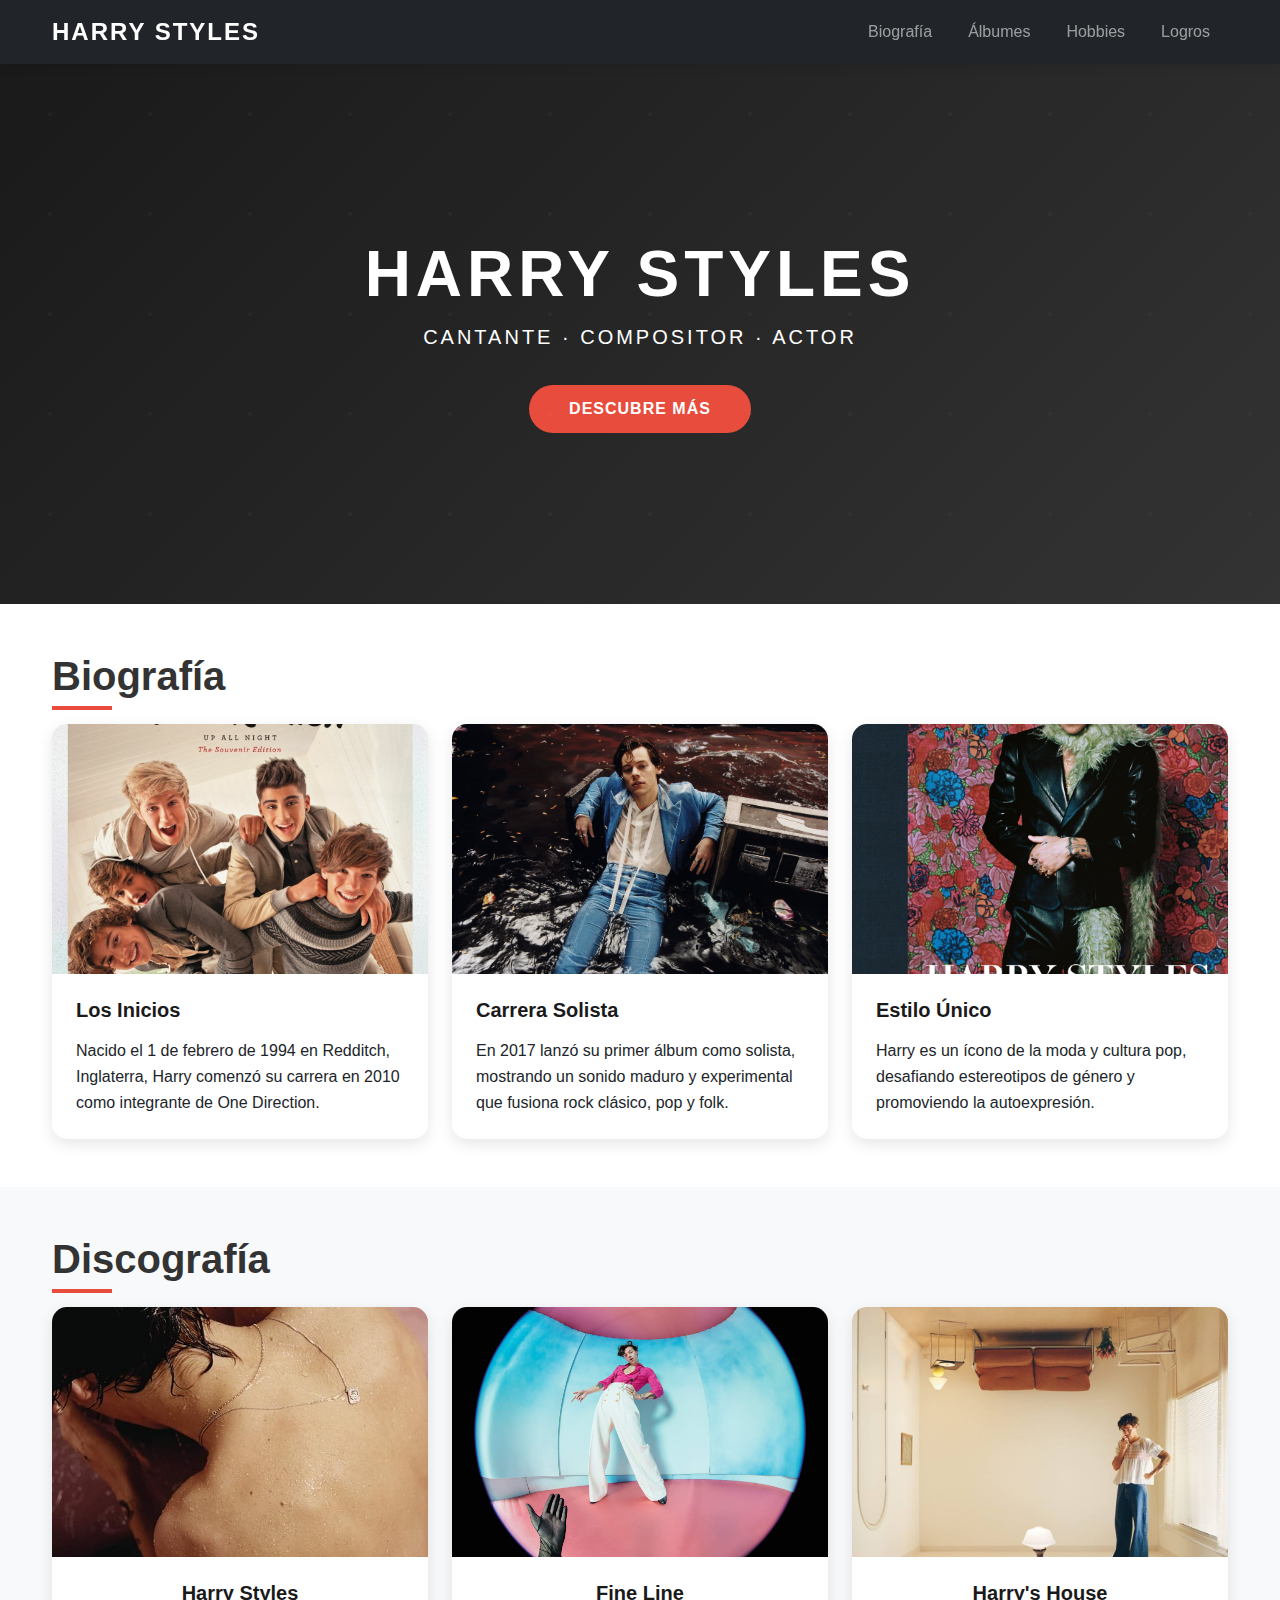
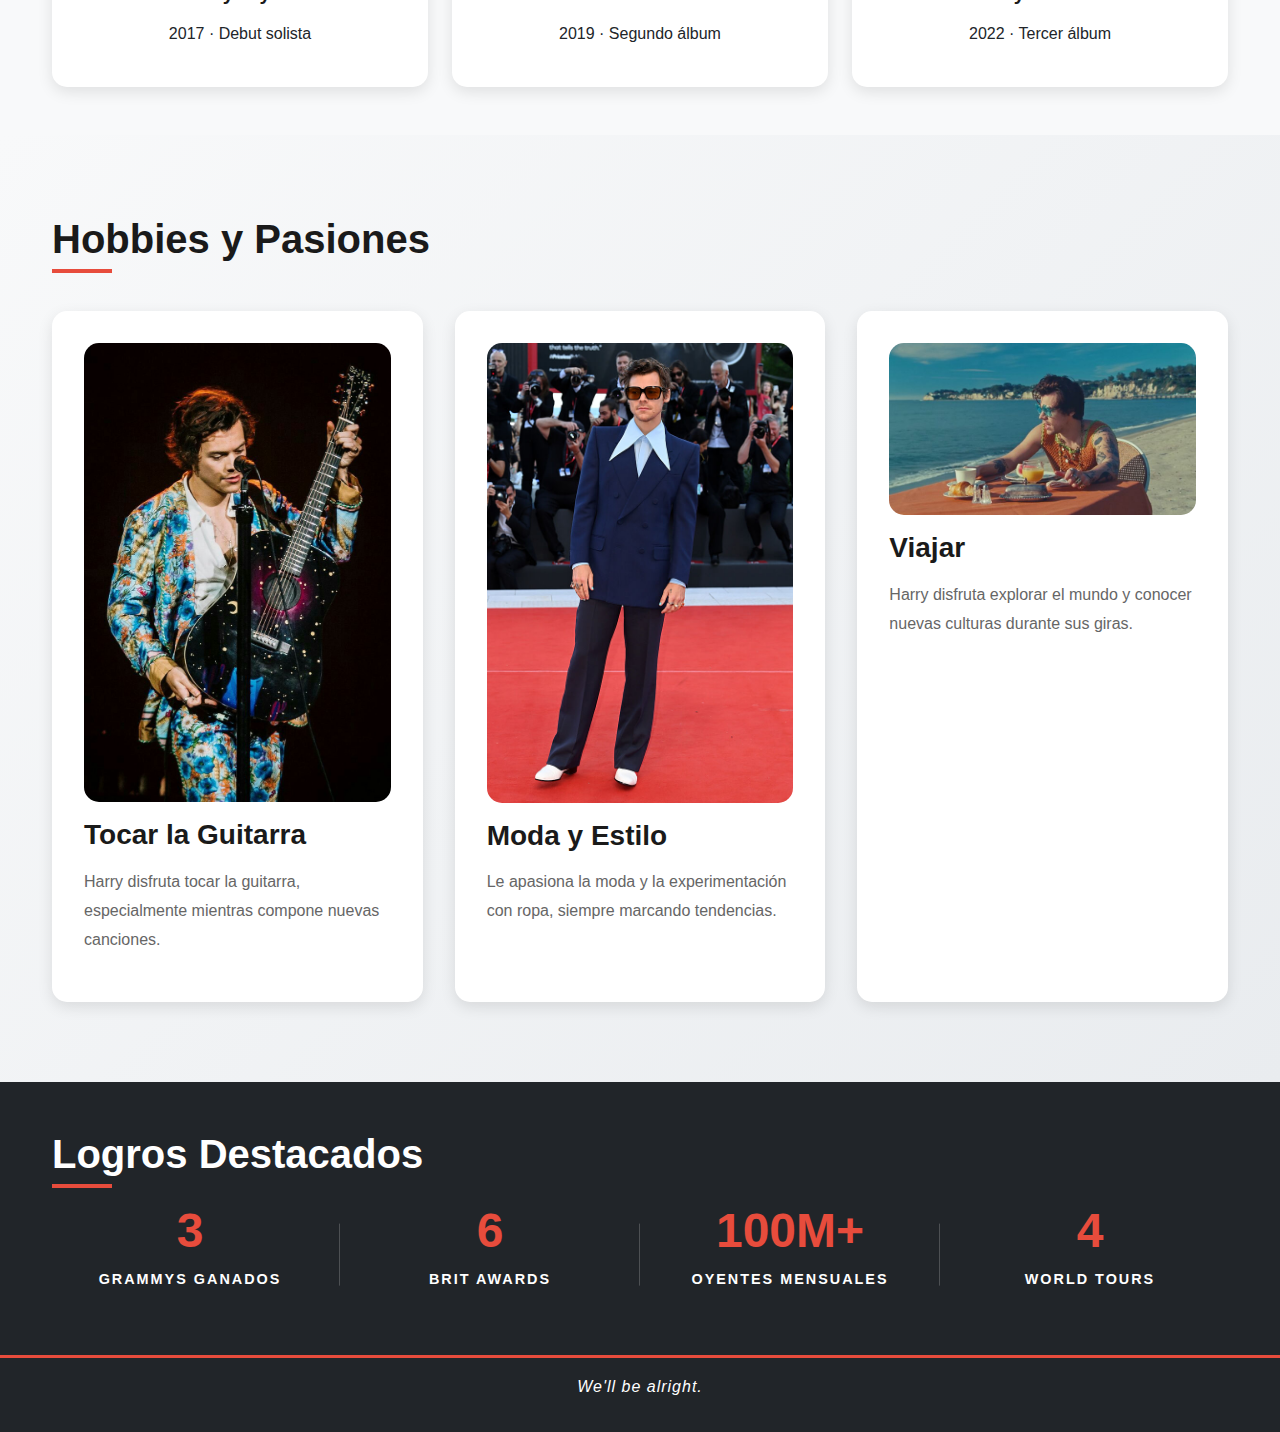
<file: index.html>
<!DOCTYPE html>
<html lang="es">
<head>
    <meta charset="UTF-8">
    <meta name="viewport" content="width=device-width, initial-scale=1.0">
    <title>Harry Styles - Fan Page</title>
    <!-- Bootstrap CSS -->
    <link href="https://cdn.jsdelivr.net/npm/bootstrap@5.3.3/dist/css/bootstrap.min.css" rel="stylesheet">
    
<script src="https://cdn.jsdelivr.net/npm/bootstrap@5.3.3/dist/js/bootstrap.bundle.min.js"></script>
    <!-- Custom CSS -->
    <link href="/css/estilos.css" rel="stylesheet">
</head>
<body>

<!-- Navbar -->
<nav class="navbar navbar-expand-lg navbar-dark bg-dark sticky-top">
  <div class="container">
    <a class="navbar-brand" href="#home">HARRY STYLES</a>
    <button class="navbar-toggler" type="button" data-bs-toggle="collapse" data-bs-target="#navbarNav">
      <span class="navbar-toggler-icon"></span>
    </button>
    <div class="collapse navbar-collapse" id="navbarNav">
      <ul class="navbar-nav ms-auto">
        <li class="nav-item"><a class="nav-link" href="#bio">Biografía</a></li>
        <li class="nav-item"><a class="nav-link" href="#albums">Álbumes</a></li>
        <li class="nav-item"><a class="nav-link" href="#hobbies">Hobbies</a></li>
        <li class="nav-item"><a class="nav-link" href="#stats">Logros</a></li>
      </ul>
    </div>
  </div>
</nav>

<!-- Hero Section -->
<section class="text-center text-white bg-dark py-5" id="home">
    <div class="container">
        <h1 class="display-4">HARRY STYLES</h1>
        <p class="lead">CANTANTE · COMPOSITOR · ACTOR</p>
        <a href="#bio" class="btn btn-primary mt-3">DESCUBRE MÁS</a>
    </div>
</section>

<!-- Biografía -->
<section class="py-5" id="bio">
    <div class="container">
        <h2 class="mb-4 text-center">Biografía</h2>
        <div class="row g-4">
            <div class="col-md-4">
                <div class="card h-100">
                    <img src="src/OneD.jpg" class="card-img-top" alt="Inicios">
                    <div class="card-body">
                        <h5 class="card-title">Los Inicios</h5>
                        <p class="card-text">Nacido el 1 de febrero de 1994 en Redditch, Inglaterra, Harry comenzó su carrera en 2010 como integrante de One Direction.</p>
                    </div>
                </div>
            </div>
            <div class="col-md-4">
                <div class="card h-100">
                    <img src="src/debutEra.jpg" class="card-img-top" alt="Carrera Solista">
                    <div class="card-body">
                        <h5 class="card-title">Carrera Solista</h5>
                        <p class="card-text">En 2017 lanzó su primer álbum como solista, mostrando un sonido maduro y experimental que fusiona rock clásico, pop y folk.</p>
                    </div>
                </div>
            </div>
            <div class="col-md-4">
                <div class="card h-100">
                    <img src="src/modaIconn.jpg" class="card-img-top" alt="Estilo Único">
                    <div class="card-body">
                        <h5 class="card-title">Estilo Único</h5>
                        <p class="card-text">Harry es un ícono de la moda y cultura pop, desafiando estereotipos de género y promoviendo la autoexpresión.</p>
                    </div>
                </div>
            </div>
        </div>
    </div>
</section>

<!-- Álbumes -->
<section class="py-5 bg-light" id="albums">
    <div class="container">
        <h2 class="mb-4 text-center">Discografía</h2>
        <div class="row g-4">
            <div class="col-md-4">
                <div class="card h-100">
                    <img src="src/album1.jpg" class="card-img-top" alt="Harry Styles">
                    <div class="card-body text-center">
                        <h5 class="card-title">Harry Styles</h5>
                        <p>2017 · Debut solista</p>
                    </div>
                </div>
            </div>
            <div class="col-md-4">
                <div class="card h-100">
                    <img src="src/album2.jpg" class="card-img-top" alt="Fine Line">
                    <div class="card-body text-center">
                        <h5 class="card-title">Fine Line</h5>
                        <p>2019 · Segundo álbum</p>
                    </div>
                </div>
            </div>
            <div class="col-md-4">
                <div class="card h-100">
                    <img src="src/album3.jpg" class="card-img-top" alt="Harry's House">
                    <div class="card-body text-center">
                        <h5 class="card-title">Harry's House</h5>
                        <p>2022 · Tercer álbum</p>
                    </div>
                </div>
            </div>
        </div>
    </div>
</section>

<!-- Hobbies -->
<!-- Hobbies -->
<section class="bio-section" id="hobbies">
    <div class="container">
        <h2 class="section-title">Hobbies y Pasiones</h2>
        <div class="bio-grid">
            <div class="bio-card">
                <img src="src/hobbie-guitarra.jpg" alt="Guitarra" style="width:100%; border-radius: 15px; margin-bottom: 1rem;">
                <h3>Tocar la Guitarra</h3>
                <p>Harry disfruta tocar la guitarra, especialmente mientras compone nuevas canciones.</p>
            </div>
            <div class="bio-card">
                <img src="src/hobbie-moda.jpg" alt="Moda" style="width:100%; border-radius: 15px; margin-bottom: 1rem;">
                <h3>Moda y Estilo</h3>
                <p>Le apasiona la moda y la experimentación con ropa, siempre marcando tendencias.</p>
            </div>
            <div class="bio-card">
                <img src="src/hobbie-viajar.jpg" alt="Viajes" style="width:100%; border-radius: 15px; margin-bottom: 1rem;">
                <h3>Viajar</h3>
                <p>Harry disfruta explorar el mundo y conocer nuevas culturas durante sus giras.</p>
            </div>
        </div>
    </div>
</section>


<!-- Estadísticas -->
<section class="py-5 bg-dark text-white" id="stats">
    <div class="container">
        <h2 class="mb-4 text-center">Logros Destacados</h2>
        <div class="row text-center g-4">
            <div class="col-md-3">
                <h3>3</h3>
                <p>GRAMMYS GANADOS</p>
            </div>
            <div class="col-md-3">
                <h3>6</h3>
                <p>BRIT AWARDS</p>
            </div>
            <div class="col-md-3">
                <h3>100M+</h3>
                <p>OYENTES MENSUALES</p>
            </div>
            <div class="col-md-3">
                <h3>4</h3>
                <p>WORLD TOURS</p>
            </div>
        </div>
    </div>
</section>

<!-- Footer -->
<footer class="bg-dark text-white text-center py-3">
    <p>We'll be alright.</p>
</footer>

</body>
</html>
</file>
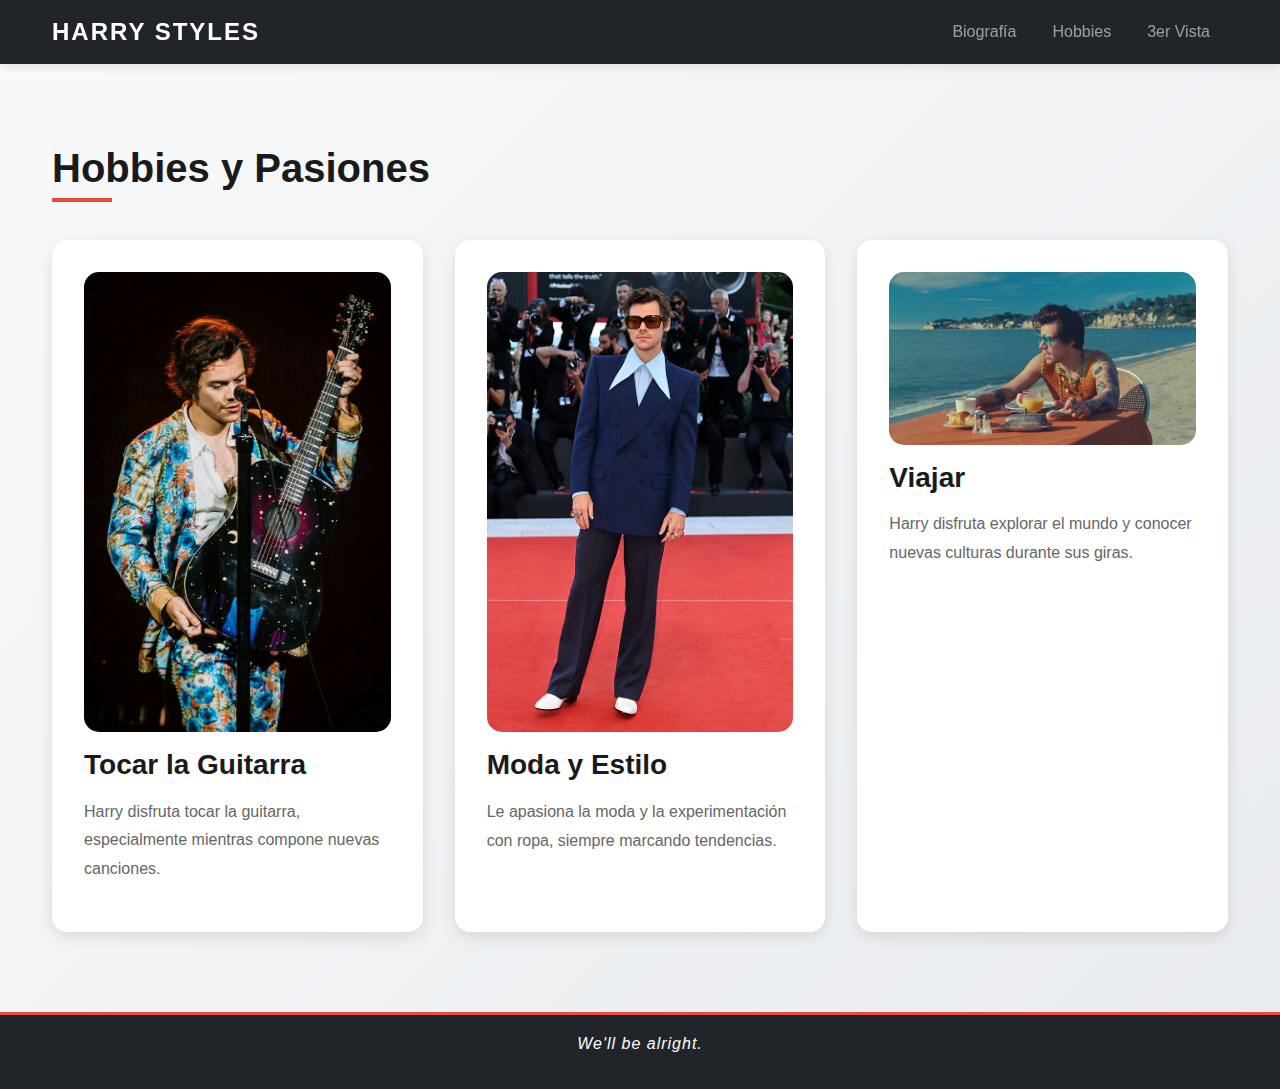
<file: hobbies.html>
<!DOCTYPE html>
<html lang="en">
<head>
    <meta charset="UTF-8">
    <meta name="viewport" content="width=device-width, initial-scale=1.0">
    <title>HS</title>
    
    <link href="https://cdn.jsdelivr.net/npm/bootstrap@5.3.3/dist/css/bootstrap.min.css" rel="stylesheet">
    
    <script src="https://cdn.jsdelivr.net/npm/bootstrap@5.3.3/dist/js/bootstrap.bundle.min.js"></script>

    <link href="/css/estilos.css" rel="stylesheet">
</head>
<body>
<!-- Navbar -->
<nav class="navbar navbar-expand-lg navbar-dark bg-dark sticky-top">
  <div class="container">
    <a class="navbar-brand" href="#home">HARRY STYLES</a>
    <button class="navbar-toggler" type="button" data-bs-toggle="collapse" data-bs-target="#navbarNav">
      <span class="navbar-toggler-icon"></span>
    </button>
    <div class="collapse navbar-collapse" id="navbarNav">
      <ul class="navbar-nav ms-auto">
        <li class="nav-item"><a class="nav-link" href="/index.html">Biografía</a></li>
        <li class="nav-item"><a class="nav-link" href="/hobbies.html">Hobbies</a></li>
        <li class="nav-item"><a class="nav-link" href="/personal.html">3er Vista</a></li>
      </ul>
    </div>
  </div>
</nav>
<!-- Hobbies -->
<section class="bio-section" id="hobbies">
    <div class="container">
        <h2 class="section-title">Hobbies y Pasiones</h2>
        <div class="bio-grid">
            <div class="bio-card">
                <img src="src/hobbie-guitarra.jpg" alt="Guitarra" style="width:100%; border-radius: 15px; margin-bottom: 1rem;">
                <h3>Tocar la Guitarra</h3>
                <p>Harry disfruta tocar la guitarra, especialmente mientras compone nuevas canciones.</p>
            </div>
            <div class="bio-card">
                <img src="src/hobbie-moda.jpg" alt="Moda" style="width:100%; border-radius: 15px; margin-bottom: 1rem;">
                <h3>Moda y Estilo</h3>
                <p>Le apasiona la moda y la experimentación con ropa, siempre marcando tendencias.</p>
            </div>
            <div class="bio-card">
                <img src="src/hobbie-viajar.jpg" alt="Viajes" style="width:100%; border-radius: 15px; margin-bottom: 1rem;">
                <h3>Viajar</h3>
                <p>Harry disfruta explorar el mundo y conocer nuevas culturas durante sus giras.</p>
            </div>
        </div>
    </div>
</section>

<footer class="bg-dark text-white text-center py-3">
    <p>We'll be alright.</p>
</footer>

</body>
</html>
</file>
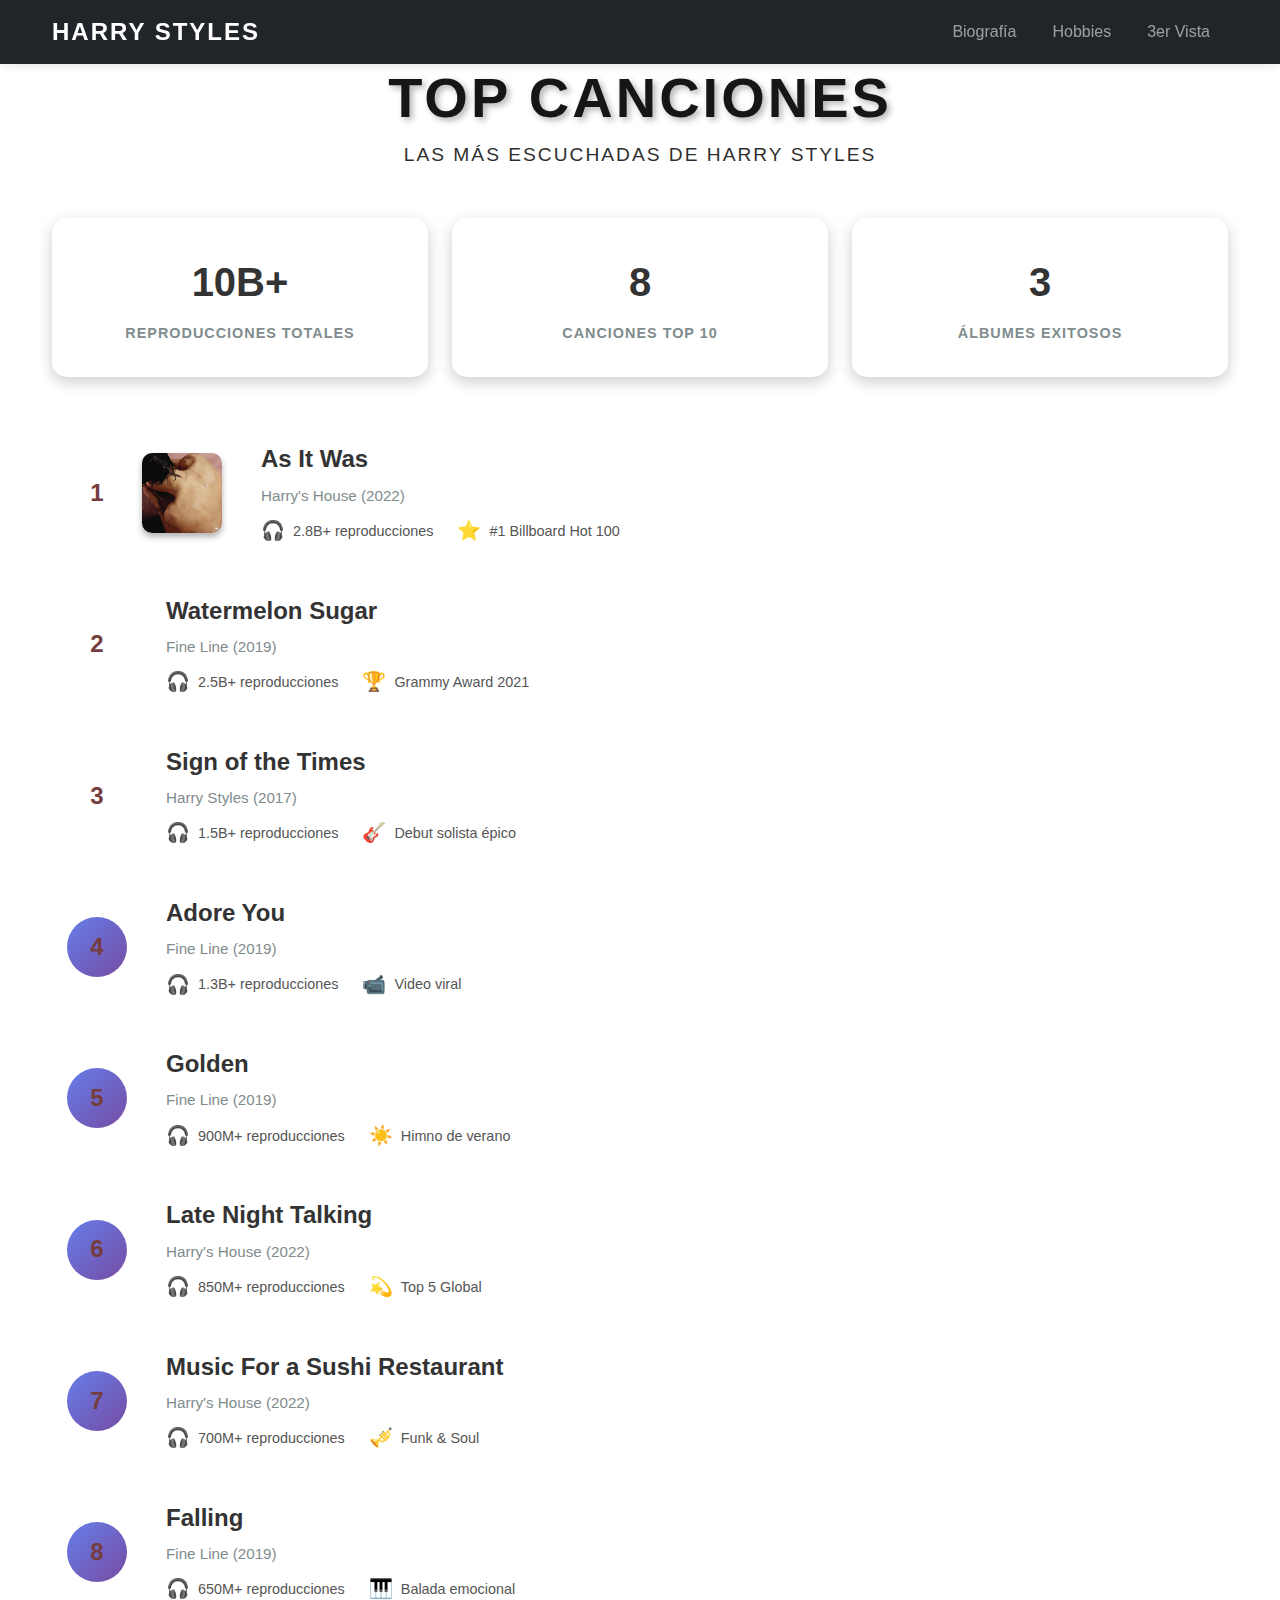
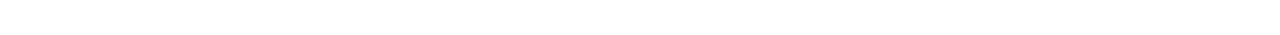
<file: personal.html>
<!DOCTYPE html>
<html lang="es">
<head>
    <meta charset="UTF-8">
    <meta name="viewport" content="width=device-width, initial-scale=1.0">
    <title>Top Canciones - Harry Styles</title>
    <!-- Bootstrap CSS -->
    <link href="https://cdn.jsdelivr.net/npm/bootstrap@5.3.3/dist/css/bootstrap.min.css" rel="stylesheet">
    <script src="https://cdn.jsdelivr.net/npm/bootstrap@5.3.3/dist/js/bootstrap.bundle.min.js"></script>
    <!-- Custom CSS -->
    <link href="/css/estilos.css" rel="stylesheet">
</head>
<body>
    <!-- Navbar -->
<nav class="navbar navbar-expand-lg navbar-dark bg-dark sticky-top">
  <div class="container">
    <a class="navbar-brand" href="#home">HARRY STYLES</a>
    <button class="navbar-toggler" type="button" data-bs-toggle="collapse" data-bs-target="#navbarNav">
      <span class="navbar-toggler-icon"></span>
    </button>
    <div class="collapse navbar-collapse" id="navbarNav">
      <ul class="navbar-nav ms-auto">
        <li class="nav-item"><a class="nav-link" href="/index.html">Biografía</a></li>
        <li class="nav-item"><a class="nav-link" href="/hobbies.html">Hobbies</a></li>
        <li class="nav-item"><a class="nav-link" href="/personal.html">3er Vista</a></li>
      </ul>
    </div>
  </div>
</nav>
    <div class="container">
        <div class="header">
            <h1>TOP CANCIONES</h1>
            <p>LAS MÁS ESCUCHADAS DE HARRY STYLES</p>
        </div>

        <div class="summary-cards">
            <div class="summary-card">
                <div class="summary-number">10B+</div>
                <div class="summary-label">Reproducciones Totales</div>
            </div>
            <div class="summary-card">
                <div class="summary-number">8</div>
                <div class="summary-label">Canciones Top 10</div>
            </div>
            <div class="summary-card">
                <div class="summary-number">3</div>
                <div class="summary-label">Álbumes Exitosos</div>
            </div>
        </div>

        <div class="song-card d-flex align-items-center">
    <div class="rank-badge rank-1">1</div>
    
    <!-- Imagen de la canción -->
    <div class="song-image">
        <img src="/src/album1.jpg" alt="As It Was - Harry Styles">
    </div>

    <div class="song-info">
        <div class="song-title">As It Was</div>
        <div class="song-album">Harry's House (2022)</div>
        <div class="song-stats">
            <div class="stat">
                <span class="stat-icon">🎧</span>
                <span>2.8B+ reproducciones</span>
            </div>
            <div class="stat">
                <span class="stat-icon">⭐</span>
                <span>#1 Billboard Hot 100</span>
            </div>
        </div>
    </div>
    <button class="play-btn">▶</button>
</div>


        <div class="song-card d-flex align-items-center">
            <div class="rank-badge rank-2">2</div>
            <div class="song-info">
                <div class="song-title">Watermelon Sugar</div>
                <div class="song-album">Fine Line (2019)</div>
                <div class="song-stats">
                    <div class="stat">
                        <span class="stat-icon">🎧</span>
                        <span>2.5B+ reproducciones</span>
                    </div>
                    <div class="stat">
                        <span class="stat-icon">🏆</span>
                        <span>Grammy Award 2021</span>
                    </div>
                </div>
            </div>
            <button class="play-btn">▶</button>
        </div>

        <div class="song-card d-flex align-items-center">
            <div class="rank-badge rank-3">3</div>
            <div class="song-info">
                <div class="song-title">Sign of the Times</div>
                <div class="song-album">Harry Styles (2017)</div>
                <div class="song-stats">
                    <div class="stat">
                        <span class="stat-icon">🎧</span>
                        <span>1.5B+ reproducciones</span>
                    </div>
                    <div class="stat">
                        <span class="stat-icon">🎸</span>
                        <span>Debut solista épico</span>
                    </div>
                </div>
            </div>
            <button class="play-btn">▶</button>
        </div>

        <div class="song-card d-flex align-items-center">
            <div class="rank-badge rank-other">4</div>
            <div class="song-info">
                <div class="song-title">Adore You</div>
                <div class="song-album">Fine Line (2019)</div>
                <div class="song-stats">
                    <div class="stat">
                        <span class="stat-icon">🎧</span>
                        <span>1.3B+ reproducciones</span>
                    </div>
                    <div class="stat">
                        <span class="stat-icon">📹</span>
                        <span>Video viral</span>
                    </div>
                </div>
            </div>
            <button class="play-btn">▶</button>
        </div>

        <div class="song-card d-flex align-items-center">
            <div class="rank-badge rank-other">5</div>
            <div class="song-info">
                <div class="song-title">Golden</div>
                <div class="song-album">Fine Line (2019)</div>
                <div class="song-stats">
                    <div class="stat">
                        <span class="stat-icon">🎧</span>
                        <span>900M+ reproducciones</span>
                    </div>
                    <div class="stat">
                        <span class="stat-icon">☀️</span>
                        <span>Himno de verano</span>
                    </div>
                </div>
            </div>
            <button class="play-btn">▶</button>
        </div>

        <div class="song-card d-flex align-items-center">
            <div class="rank-badge rank-other">6</div>
            <div class="song-info">
                <div class="song-title">Late Night Talking</div>
                <div class="song-album">Harry's House (2022)</div>
                <div class="song-stats">
                    <div class="stat">
                        <span class="stat-icon">🎧</span>
                        <span>850M+ reproducciones</span>
                    </div>
                    <div class="stat">
                        <span class="stat-icon">💫</span>
                        <span>Top 5 Global</span>
                    </div>
                </div>
            </div>
            <button class="play-btn">▶</button>
        </div>

        <div class="song-card d-flex align-items-center">
            <div class="rank-badge rank-other">7</div>
            <div class="song-info">
                <div class="song-title">Music For a Sushi Restaurant</div>
                <div class="song-album">Harry's House (2022)</div>
                <div class="song-stats">
                    <div class="stat">
                        <span class="stat-icon">🎧</span>
                        <span>700M+ reproducciones</span>
                    </div>
                    <div class="stat">
                        <span class="stat-icon">🎺</span>
                        <span>Funk & Soul</span>
                    </div>
                </div>
            </div>
            <button class="play-btn">▶</button>
        </div>

        <div class="song-card d-flex align-items-center">
            <div class="rank-badge rank-other">8</div>
            <div class="song-info">
                <div class="song-title">Falling</div>
                <div class="song-album">Fine Line (2019)</div>
                <div class="song-stats">
                    <div class="stat">
                        <span class="stat-icon">🎧</span>
                        <span>650M+ reproducciones</span>
                    </div>
                    <div class="stat">
                        <span class="stat-icon">🎹</span>
                        <span>Balada emocional</span>
                    </div>
                </div>
            </div>
            <button class="play-btn">▶</button>
        </div>
    </div>

    <script src="https://cdn.jsdelivr.net/npm/bootstrap@5.3.3/dist/js/bootstrap.bundle.min.js"></script>
    <script>
        // Efecto de sonido al hacer click en los botones de play
        document.querySelectorAll('.play-btn').forEach(btn => {
            btn.addEventListener('click', function() {
                this.innerHTML = this.innerHTML === '▶' ? '⏸' : '▶';
                
                // Efecto visual
                this.style.transform = 'scale(0.9)';
                setTimeout(() => {
                    this.style.transform = 'scale(1)';
                }, 200);
            });
        });

        // Animación de números
        const animateNumbers = () => {
            const numbers = document.querySelectorAll('.summary-number');
            numbers.forEach(num => {
                const text = num.textContent;
                num.style.opacity = '0';
                setTimeout(() => {
                    num.style.transition = 'opacity 1s ease';
                    num.style.opacity = '1';
                }, 300);
            });
        };

        window.addEventListener('load', animateNumbers);
    </script>
</body>
</html>
</file>
<file: css/estilos.css>
/* ===== VARIABLES Y RESET ===== */
:root {
    --primary-color: #1a1a1a;
    --secondary-color: #f4f4f4;
    --accent-color: #e74c3c;
    --text-dark: #333;
    --text-light: #fff;
    --transition: all 0.3s ease;
}

* {
    margin: 0;
    padding: 0;
    box-sizing: border-box;
}

body {
    font-family: 'Segoe UI', Tahoma, Geneva, Verdana, sans-serif;
    line-height: 1.6;
    color: var(--text-dark);
    overflow-x: hidden;
}

/* ===== NAVBAR PERSONALIZADA ===== */
.navbar {
    box-shadow: 0 2px 10px rgba(0, 0, 0, 0.1);
    transition: var(--transition);
}

.navbar-brand {
    font-weight: 700;
    letter-spacing: 2px;
    font-size: 1.5rem;
}

.nav-link {
    font-weight: 500;
    margin: 0 10px;
    position: relative;
    transition: var(--transition);
}

.nav-link::after {
    content: '';
    position: absolute;
    bottom: 0;
    left: 50%;
    width: 0;
    height: 2px;
    background: var(--accent-color);
    transition: var(--transition);
    transform: translateX(-50%);
}

.nav-link:hover::after {
    width: 80%;
}

/* ===== HERO SECTION ===== */
#home {
    background: linear-gradient(135deg, #1a1a1a 0%, #333 100%);
    min-height: 60vh;
    display: flex;
    align-items: center;
    position: relative;
    overflow: hidden;
}

#home::before {
    content: '';
    position: absolute;
    top: 0;
    left: 0;
    right: 0;
    bottom: 0;
    background: url('data:image/svg+xml,<svg width="100" height="100" xmlns="http://www.w3.org/2000/svg"><circle cx="50" cy="50" r="2" fill="rgba(255,255,255,0.1)"/></svg>');
    opacity: 0.3;
}

#home h1 {
    font-size: 4rem;
    font-weight: 900;
    letter-spacing: 5px;
    animation: fadeInUp 1s ease;
}

#home .lead {
    letter-spacing: 3px;
    animation: fadeInUp 1s ease 0.2s backwards;
}

#home .btn {
    animation: fadeInUp 1s ease 0.4s backwards;
    padding: 12px 40px;
    font-weight: 600;
    letter-spacing: 1px;
    border-radius: 30px;
    transition: var(--transition);
}

#home .btn:hover {
    transform: translateY(-3px);
    box-shadow: 0 10px 20px rgba(0, 123, 255, 0.3);
}

/* ===== ANIMACIONES ===== */
@keyframes fadeInUp {
    from {
        opacity: 0;
        transform: translateY(30px);
    }
    to {
        opacity: 1;
        transform: translateY(0);
    }
}

/* ===== CARDS MEJORADAS ===== */
.card {
    border: none;
    border-radius: 15px;
    overflow: hidden;
    transition: var(--transition);
    box-shadow: 0 5px 15px rgba(0, 0, 0, 0.1);
}

.card:hover {
    transform: translateY(-10px);
    box-shadow: 0 15px 30px rgba(0, 0, 0, 0.2);
}

.card-img-top {
    height: 250px;
    object-fit: cover;
    transition: var(--transition);
}

.card:hover .card-img-top {
    transform: scale(1.1);
}

.card-body {
    padding: 1.5rem;
}

.card-title {
    font-weight: 700;
    color: var(--primary-color);
    margin-bottom: 1rem;
}

/* ===== SECCIONES ===== */
section {
    scroll-margin-top: 70px;
}

section h2 {
    font-weight: 800;
    font-size: 2.5rem;
    margin-bottom: 3rem;
    position: relative;
    display: inline-block;
}

section h2::after {
    content: '';
    position: absolute;
    bottom: -10px;
    left: 0;
    width: 60px;
    height: 4px;
    background: var(--accent-color);
}

.text-center h2::after {
    left: 50%;
    transform: translateX(-50%);
}

/* ===== HOBBIES SECTION ===== */
.bio-section {
    padding: 5rem 0;
    background: linear-gradient(135deg, #f8f9fa 0%, #e9ecef 100%);
}

.section-title {
    text-align: center;
    font-size: 2.5rem;
    font-weight: 800;
    margin-bottom: 3rem;
    color: var(--primary-color);
}

.bio-grid {
    display: grid;
    grid-template-columns: repeat(auto-fit, minmax(300px, 1fr));
    gap: 2rem;
}

.bio-card {
    background: white;
    padding: 2rem;
    border-radius: 15px;
    box-shadow: 0 5px 15px rgba(0, 0, 0, 0.1);
    transition: var(--transition);
}

.bio-card:hover {
    transform: translateY(-10px);
    box-shadow: 0 15px 30px rgba(0, 0, 0, 0.2);
}

.bio-card img {
    transition: var(--transition);
}

.bio-card:hover img {
    transform: scale(1.05);
}

.bio-card h3 {
    font-weight: 700;
    color: var(--primary-color);
    margin-bottom: 1rem;
}

.bio-card p {
    color: #666;
    line-height: 1.8;
}

/* ===== ESTADÍSTICAS ===== */
#stats h3 {
    font-size: 3rem;
    font-weight: 900;
    color: var(--accent-color);
    margin-bottom: 0.5rem;
}

#stats p {
    font-size: 0.9rem;
    letter-spacing: 2px;
    font-weight: 600;
}

#stats .col-md-3 {
    position: relative;
}

#stats .col-md-3::after {
    content: '';
    position: absolute;
    right: 0;
    top: 50%;
    transform: translateY(-50%);
    width: 1px;
    height: 60%;
    background: rgba(255, 255, 255, 0.2);
}

#stats .col-md-3:last-child::after {
    display: none;
}

/* ===== FOOTER ===== */
footer {
    font-style: italic;
    letter-spacing: 1px;
    border-top: 3px solid var(--accent-color);
}

/* ===== RESPONSIVIDAD ===== */
@media (max-width: 768px) {
    #home h1 {
        font-size: 2.5rem;
    }
    
    section h2 {
        font-size: 2rem;
    }
    
    .bio-grid {
        grid-template-columns: 1fr;
    }
    
    #stats h3 {
        font-size: 2rem;
    }
    
    #stats .col-md-3::after {
        display: none;
    }
}

/* ===== EFECTOS ADICIONALES ===== */
.btn-primary {
    background: var(--accent-color);
    border: none;
}

.btn-primary:hover {
    background: #c0392b;
}

/* Smooth Scroll */
html {
    scroll-behavior: smooth;
}

/* Selección de texto */
::selection {
    background: var(--accent-color);
    color: white;
}

.container {
            max-width: 1200px;
        }

        .header {
            text-align: center;
            color: rgb(22, 22, 22);
            margin-bottom: 3rem;
            animation: fadeInDown 1s ease;
        }

        .header h1 {
            font-size: 3.5rem;
            font-weight: 900;
            letter-spacing: 3px;
            text-shadow: 3px 3px 6px rgba(0,0,0,0.3);
            margin-bottom: 0.5rem;
        }

        .header p {
            font-size: 1.2rem;
            opacity: 0.9;
            letter-spacing: 2px;
        }

        .song-card {
    background: rgba(255, 255, 255, 0.1);
    border-radius: 12px;
    padding: 15px;
    margin: 15px 0;
    display: flex;
    gap: 15px;
    align-items: center;
}

.song-image img {
    width: 80px;
    height: 80px;
    border-radius: 10px;
    object-fit: cover;
    box-shadow: 0 4px 6px rgba(0,0,0,0.3);
}


        .song-card::before {
            content: '';
            position: absolute;
            top: 0;
            left: 0;
            width: 5px;
            height: 100%;
            background: linear-gradient(180deg, var(--accent), #c0392b);
        }

        .song-card:hover {
            transform: translateY(-10px);
            box-shadow: 0 15px 40px rgba(0,0,0,0.3);
        }

        .song-card:nth-child(1) { animation-delay: 0.1s; }
        .song-card:nth-child(2) { animation-delay: 0.2s; }
        .song-card:nth-child(3) { animation-delay: 0.3s; }
        .song-card:nth-child(4) { animation-delay: 0.4s; }
        .song-card:nth-child(5) { animation-delay: 0.5s; }
        .song-card:nth-child(6) { animation-delay: 0.6s; }
        .song-card:nth-child(7) { animation-delay: 0.7s; }
        .song-card:nth-child(8) { animation-delay: 0.8s; }

        .rank-badge {
            width: 60px;
            height: 60px;
            border-radius: 50%;
            display: flex;
            align-items: center;
            justify-content: center;
            font-weight: 900;
            font-size: 1.5rem;
            color: rgb(117, 62, 62);
            flex-shrink: 0;
        }

        .rank-1 { background: linear-gradient(135deg, var(--gold), #f1c40f); }
        .rank-2 { background: linear-gradient(135deg, var(--silver), #bdc3c7); }
        .rank-3 { background: linear-gradient(135deg, var(--bronze), #a0522d); }
        .rank-other { background: linear-gradient(135deg, #667eea, #764ba2); }

        .song-info {
            flex-grow: 1;
            padding: 0 1.5rem;
        }

        .song-title {
            font-size: 1.5rem;
            font-weight: 700;
            color: var(--primary);
            margin-bottom: 0.3rem;
        }

        .song-album {
            color: #7f8c8d;
            font-size: 0.95rem;
            margin-bottom: 0.5rem;
        }

        .song-stats {
            display: flex;
            gap: 1.5rem;
            flex-wrap: wrap;
        }

        .stat {
            display: flex;
            align-items: center;
            gap: 0.5rem;
            font-size: 0.9rem;
            color: #555;
        }

        .stat-icon {
            font-size: 1.2rem;
        }

        .play-btn {
            width: 50px;
            height: 50px;
            border-radius: 50%;
            background: var(--accent);
            border: none;
            color: white;
            font-size: 1.2rem;
            cursor: pointer;
            transition: all 0.3s ease;
            display: flex;
            align-items: center;
            justify-content: center;
            flex-shrink: 0;
        }

        .play-btn:hover {
            background: #c0392b;
            transform: scale(1.1);
        }

        .summary-cards {
            display: grid;
            grid-template-columns: repeat(auto-fit, minmax(250px, 1fr));
            gap: 1.5rem;
            margin-bottom: 3rem;
        }

        .summary-card {
            background: white;
            border-radius: 15px;
            padding: 2rem;
            text-align: center;
            box-shadow: 0 5px 15px rgba(0,0,0,0.2);
            animation: fadeInUp 0.8s ease;
        }

        .summary-number {
            font-size: 2.5rem;
            font-weight: 900;
            color: var(--accent);
            margin-bottom: 0.5rem;
        }

        .summary-label {
            color: #7f8c8d;
            font-weight: 600;
            text-transform: uppercase;
            letter-spacing: 1px;
            font-size: 0.9rem;
        }

        @keyframes fadeInDown {
            from {
                opacity: 0;
                transform: translateY(-30px);
            }
            to {
                opacity: 1;
                transform: translateY(0);
            }
        }

        @keyframes fadeInUp {
            from {
                opacity: 0;
                transform: translateY(30px);
            }
            to {
                opacity: 1;
                transform: translateY(0);
            }
        }

        @media (max-width: 768px) {
            .header h1 {
                font-size: 2rem;
            }

            .song-card {
                flex-direction: column;
                text-align: center;
            }

            .song-info {
                padding: 1rem 0;
            }

            .rank-badge {
                margin: 0 auto 1rem;
            }

            .song-stats {
                justify-content: center;
            }
            .play-btn {
                margin: 0 auto;
            }
            .summary-cards {
                grid-template-columns: 1fr;
            }
        }
</file>
